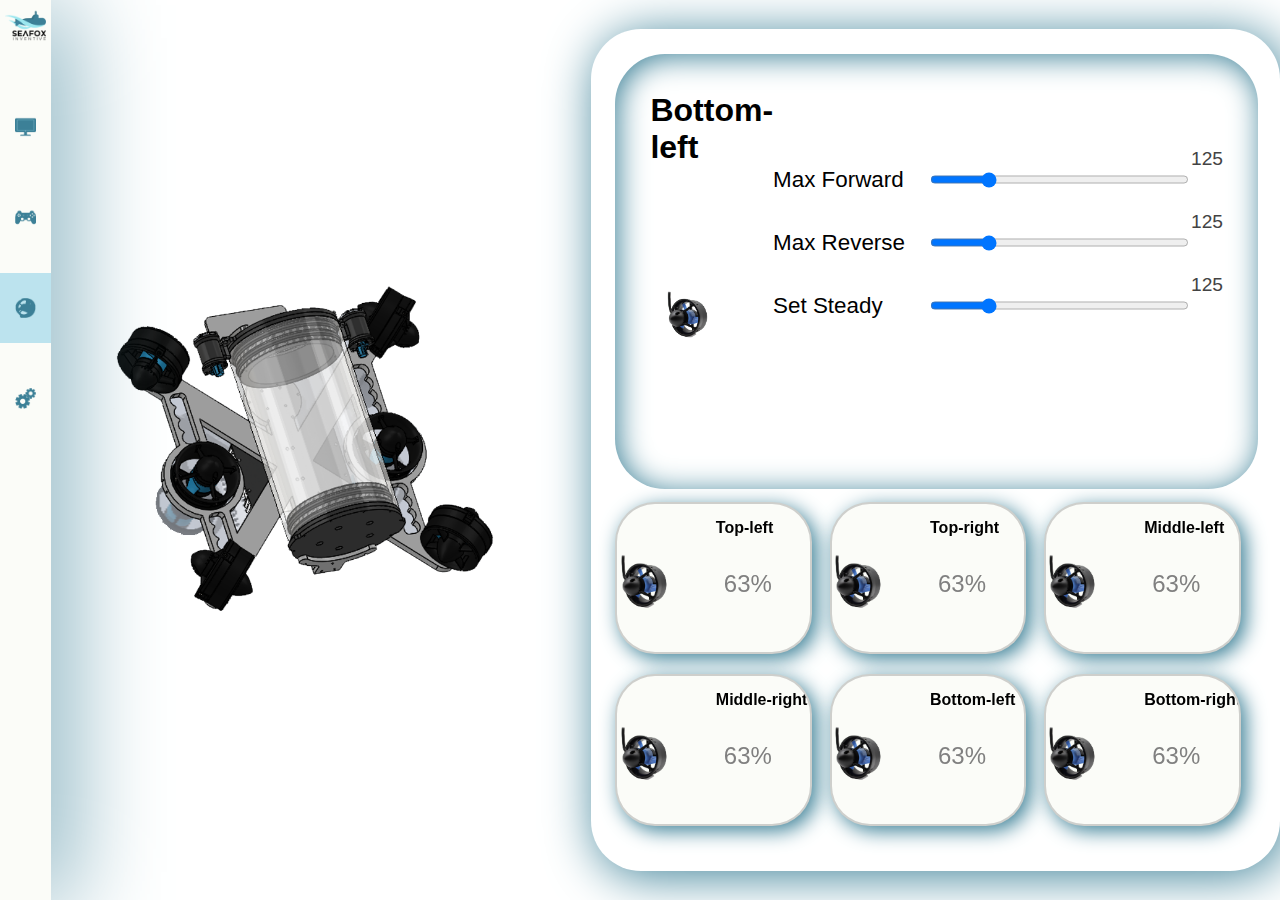
<file: Control GUI/thrusterControl.html>
<!DOCTYPE html>
<html lang="en">
<head>
    <meta charset="UTF-8">
    <meta http-equiv="X-UA-Compatible" content="IE=edge">
    <meta name="viewport" content="width=device-width, initial-scale=1.0">
    <link rel="stylesheet" href="thrusterControlStyles.css">
    <script src="thrusterControl.js"></script>
    <title>SeaFox Inventive Control GUI</title>
</head>
<body>
    <div class="navbarContainer">
        <div class="navbar">
            <div class="logo">
                <img src="images/icons/ROV.png" alt="SeaFox Inventive Logo" style="display: flex; width: 80%; height: auto;">
            </div>
            <ul>
                <li class="hyperlink"><a href="index.html">
                    <img class="icon" src="images/icons/screen.png" alt="Screen Icon"></a>
                </li>
                <li class="hyperlink"><a href="controller.html">
                    <img class="icon" src="images/icons/controller.png" alt="Controller Icon"></a>
                </li>
                <li class="hyperlink" style="background-color: #8bcfe68e;"><a href="thrusterControl.html">
                    <img class="icon" src="images/icons/thruster.png" alt="Thruster Icon"></a>
                </li>
                <li class="hyperlink"><a href="#">
                    <img class="icon" src="images/icons/settings.png" alt="Settings Icon"></a>
                </li>

            </ul>
        </div>
    </div>

    <div class="thrustersContainer">
        <img src="images/ROV2.png" alt="">
        <div class="thrustersController">
            <div class="adjustMotor">
                <div>
                    <img src="images/Thrusters/leftThruster.png" alt="">
                </div>                
                <h1>Bottom-left</h1>
                <div class="setValues">
                    <div class="setMaxForwardContainer">
                        <h2>Max Forward</h2>
                        <input type="range" name="set Max Forward" id="maxForward" min="0" max="600" value="125">                    
                        <span class="selectorValues" id="setForwardValue">125</span>
                    </div>
                    <div class="setMaxReverseContainer">
                        <h2>Max Reverse</h2>
                        <input type="range" name="set Max Forward" id="maxReverse" min="0" max="600" value="125">                    
                        <span class="selectorValues" id="setReverseValue">125</span>
                    </div>
                    <div class="setSteadyContainer">
                        <h2>Set Steady</h2>
                        <input type="range" name="set Steady" id="setSteady" min="0" max="600" value="125" onchange="show_setSteady(this.value)">                    
                        <span class="selectorValues" id="setSteadyValue">125</span>
                    </div>
                </div>
            </div>

            <div class="motor" style="grid-column: 1; grid-row: 4;">
                <div>
                    <img src="images/Thrusters/leftThruster.png" alt="">
                </div>                
                <h1>Top-left</h1>
                <h2>63%</h2>
            </div>

            <div class="motor" style="grid-column: 2; grid-row: 4;">
                <div>
                    <img src="images/Thrusters/leftThruster.png" alt="">
                </div>
                <h1>Top-right</h1>
                <h2>63%</h2>
            </div>

            <div class="motor" style="grid-column: 3; grid-row: 4;">
                <div>
                    <img src="images/Thrusters/leftThruster.png" alt="">
                </div>                
                <h1>Middle-left</h1>
                <h2>63%</h2>
            </div>

            <div class="motor" style="grid-column: 1; grid-row: 5;">
                <div>
                    <img src="images/Thrusters/leftThruster.png" alt="">
                </div>                
                <h1>Middle-right</h1>
                <h2>63%</h2>
            </div>

            <div class="motor" style="grid-column: 2; grid-row: 5;">
                <div>
                    <img src="images/Thrusters/leftThruster.png" alt="">
                </div>                
                <h1>Bottom-left</h1>
                <h2>63%</h2>
            </div>

            <div class="motor" style="grid-column: 3; grid-row: 5;">
                <div>
                    <img src="images/Thrusters/leftThruster.png" alt="">
                </div>                
                <h1>Bottom-right</h1>
                <h2>63%</h2>
            </div>
        </div>
    </div>

</body>
</html>
</file>
<file: Control GUI/thrusterControlStyles.css>
html {
    margin: 0 0 0;
}

html ul {
    padding: 0 0;
    margin: 0 0;
}

body {
    display: flex;

    margin: 0 0 0;
    resize: none;
    position: sticky;
    width: 100vw;
    height: 100vh;
}

.navbarContainer {
    display: inline-block;
    justify-content: center;
    background-color: #FBFCF8;
    box-shadow: 5px 5px 100px #3c8097;
    width: 4%;
    height: 100vh;
    position: fixed;
    left: 0;
}

.navbar {
    display: inline-block;
    justify-content: space-around;
    align-items: center;
}

.logo {
    display: flex;
    justify-content: center;
    align-items: center;
    margin-top: 5px;
}

.icon {
    width: 40%;
    height: auto;
    transition: all ease-in 0.3s;
}

.navbar ul {
    display: inline-block;
    justify-content: space-around;
    width: 100%;
    margin-top: 4vh;
}

.navbar ul a {
    display: flex;
    justify-content: space-around;
    margin: 25px 0;
    float: left;
    width: 100%;
    transition: all ease-in 0.2s;
}

.hyperlink {
    display: flex;
    justify-content: space-around;
    float: left;
    width: 100%;
    margin: 10px 0;
}

.navbar ul li a ::after{
    width: 40%;
    transition: all ease-in 0.2s;
}

.navbar ul li a :hover{
    width: 50%;
    transition: all ease-in 0.2s;
}

.thrustersContainer {
    display: flex;
    align-items: center;
    justify-content: space-between;
    width: 96%;
    left: 4%;
    position: relative;
}

.thrustersContainer img {
    width: 30vw;
    z-index: -1;
    margin-left: 5%;
    margin-right: 5%;
}

.thrustersController {
    display: grid;
    background-color: white;
    padding: 2% 2% 2%;
    width: 50vw;
    height: 88%;
    box-shadow: 5px 5px 50px #3c8097;
    border-radius: 50px;
}

.adjustMotor {
    background-color: white;
    border-radius: 50px;
    margin-bottom: 2%;
    padding: 35px 35px 0;
    width: calc(100% - 70px);
    box-shadow: inset 3px 3px 30px #3c8097;
    
    grid-column: 1 / 4;
    grid-row: 1 / 4;
    position: relative;

    display: grid;
    grid-template-rows: 60px;
    justify-content: center;
    align-items: center;
}

.adjustMotor h1 {
    grid-column: 1;
    grid-row: 1;
    font-family: Arial, Helvetica, sans-serif;
    height: min-content;
    margin: 20px 0 0;
}

.adjustMotor h2 {
    margin-right: 10px;
    width: 35%;
}

.adjustMotor img {
    grid-column: 1;
    grid-row: 2;
    width: 50%;

}

.setValues {
    margin-top: 55%;
    grid-column: 2;
    grid-row: 1;
    width: 450px;
    font-family: Arial, Helvetica, sans-serif;
}

.setValues h2 {
    font-size: 1.4rem;
    font-weight: 400;
}

.selectorValues {
    font-size: 1.2rem;
    font-weight: 400;
    color: rgb(67, 67, 67);   
}

.setMaxForwardContainer{
    display: flex;
    grid-column: 1;
    grid-row: 1;
}

.setMaxForwardContainer input {
    width: 280px;
    background: #3c8097;
}

.setMaxReverseContainer{
    display: flex;
    grid-column: 1;
    grid-row: 1;
}

.setMaxReverseContainer input {
    width: 280px;
}

.setSteadyContainer{
    display: flex;
    grid-column: 1;
    grid-row: 1;
}

.setSteadyContainer input {
    width: 280px;
}

.motor {
    background-color: #FBFCF8;
    box-shadow: 5px 5px 20px #3c8097;
    border-radius: 40px;
    margin: 0 0 20px;
    border: 2px solid rgba(128, 128, 128, 0.36);

    width: 90%;

    display: grid;
    justify-content: center;
    overflow: hidden;
    transition: all ease-in 0.2s;
    
}

.motor:hover {
    width: 95%;
    cursor: pointer;
}

.motor div{
    grid-column: 1;
    grid-row: 2 / 4;
    height: 20px;
    width: 100px;
    justify-content: center;
    align-content: center;
}

.motor img {
    width: 80%;
    max-width: 70px;
}

.motor h1 {
    grid-column: 3;
    grid-row: 1;

    font-size: 1rem;
    font-family: Arial, Helvetica, sans-serif;
    font-weight: 600;
    margin: 12% 10% 0;
    width: 100px;
    height: 1px;
    justify-content: center;
}

.motor h2 {
    grid-column: 3;
    grid-row: 2;
    width: 100px;
    margin-left: 20px;
    justify-content: center;
    height: 1px;
    font-family: Arial, Helvetica, sans-serif;
    font-weight: lighter;
    color: gray;
}
</file>
